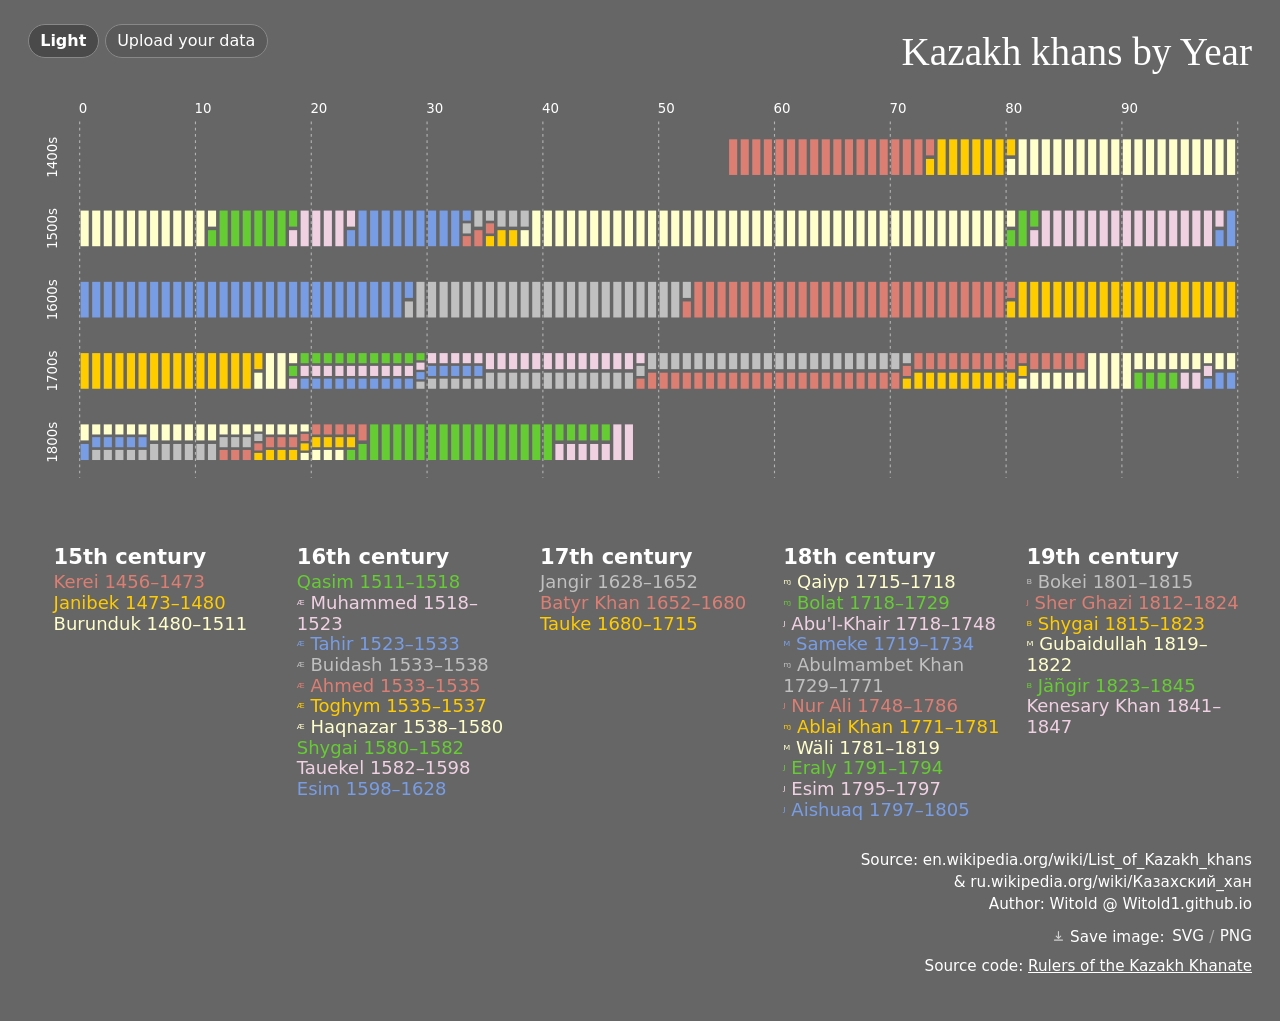
<file: index.html>
<!DOCTYPE html>
<html lang="en">
  <head>
    <meta charset="utf-8" />
    <meta http-equiv="refresh" content="0; url=web/" />
    <title>Rulers of the Kazakh Khanate</title>
    <link rel="canonical" href="web/" />
    <script>
      location.replace("web/");
    </script>
  </head>
  <body>
    <p><a href="web/">Open the chart</a></p>
  </body>
</html>
</file>
<file: web/css/tokens.css>
:root,
:root[data-theme="light"] {
  --face: #ffffff;
  --tick: #000000;
  --grid: #000000;
  --title: #000000;
  --legend-header: #000000;
  --caption: #9a9a9a;
  --muted: #666666;
  --chip: #f2f2f2;
  --chip-on: #e8e8e8;
  --stroke: #d0d0d0;
  --error: #b33;
}

:root[data-theme="dark"] {
  --face: #666666;
  --tick: #ffffff;
  --grid: #ffffff;
  --title: #ffffff;
  --legend-header: #ffffff;
  --caption: #ffffff;
  --muted: #e6e6e6;
  --chip: #5a5a5a;
  --chip-on: #4a4a4a;
  --stroke: #888888;
  --error: #ffc9c9;
}
</file>
<file: web/css/layout.css>
*,
*::before,
*::after {
  box-sizing: border-box;
}

html,
body {
  margin: 0;
  min-height: 100%;
  background: var(--face);
  color: var(--tick);
}

body {
  font-family: "Segoe UI", system-ui, sans-serif;
  font-size: 1.125rem;
  line-height: 1.45;
  padding: 1.5rem 1.75rem 2.75rem;
}

.page {
  width: 100%;
  max-width: none;
}

.top {
  display: flex;
  align-items: flex-start;
  justify-content: space-between;
  gap: 1rem;
  flex-wrap: wrap;
  margin-bottom: 0.75rem;
}

.controls {
  display: flex;
  flex-wrap: wrap;
  gap: 0.4rem;
  align-items: center;
  position: relative;
  max-width: 100%;
}

#preset-controls {
  display: flex;
  flex-wrap: wrap;
  gap: 0.4rem;
}

.custom-source-or {
  display: flex;
  align-items: center;
  gap: 0.65rem;
  color: var(--muted);
  text-transform: lowercase;
}

.custom-source-or::before,
.custom-source-or::after {
  content: "";
  flex: 1 1 auto;
  height: 1px;
  background: var(--stroke);
}

#custom-panel #preset-controls .chip {
  font-size: 0.92rem;
}

#custom-panel {
  position: absolute;
  top: calc(100% + 0.45rem);
  left: 0;
  z-index: 15;
  width: min(52rem, calc(100vw - 3.5rem));
  border: 1px solid var(--stroke);
  background: var(--face);
  padding: 0.4rem 0.4rem 0.7rem;
  box-shadow: 0 10px 28px rgba(0, 0, 0, 0.25);
}

@media (max-width: 900px) {
  body:not(.is-exporting) .controls:has(#custom-panel:not([hidden])) {
    flex: 1 1 100%;
    align-items: stretch;
  }

  body:not(.is-exporting) #custom-panel {
    position: static;
    top: auto;
    left: auto;
    z-index: auto;
    flex: 1 1 100%;
    width: 100%;
    max-height: none;
    overflow: visible;
    margin-top: 0.15rem;
    box-shadow: none;
  }

  body:not(.is-exporting) .custom-grid {
    grid-template-columns: 1fr;
  }

  body:not(.is-exporting) .custom-file-field,
  body:not(.is-exporting) .custom-format-field {
    flex: 1 1 100%;
    min-width: 0;
  }

  body:not(.is-exporting) .custom-palette-field {
    max-width: none;
  }

  body:not(.is-exporting) .custom-section-collapsible .custom-section-head {
    position: relative;
    padding-right: 1.6rem;
  }

  body:not(.is-exporting) .custom-section-collapsible:not(:has(.section-toggle[aria-expanded="true"])) .custom-section-head {
    margin-bottom: 0;
  }

  body:not(.is-exporting) .custom-section-collapsible:not(:has(.section-toggle[aria-expanded="true"])) .custom-section-body {
    display: none;
  }

  body:not(.is-exporting) .section-toggle {
    display: inline-flex;
    position: absolute;
    inset: -0.25rem;
    color: var(--muted);
    justify-content: flex-end;
    padding: 0 0.1rem;
  }

  body:not(.is-exporting) .section-toggle:hover,
  body:not(.is-exporting) .section-toggle:focus-visible {
    color: var(--tick);
  }

  body:not(.is-exporting) .section-toggle:focus-visible {
    outline: none;
    box-shadow: inset 0 0 0 1px var(--stroke);
  }

  body:not(.is-exporting) .section-toggle .section-chevron {
    transform: rotate(180deg);
  }

  body:not(.is-exporting) .section-toggle[aria-expanded="true"] .section-chevron {
    transform: none;
  }
}

.custom-sections {
  display: grid;
  gap: 0.7rem;
}

.custom-section {
  padding: 0.55rem 0.6rem 0.55rem;
}

.custom-section-head {
  display: flex;
  align-items: center;
  justify-content: space-between;
  gap: 0.5rem;
  margin-bottom: 0.45rem;
}

.custom-section h3 {
  margin: 0 0 0.45rem;
  font-size: 0.95rem;
}

.custom-section-head h3 {
  margin: 0;
}

.section-toggle {
  display: none;
  margin: 0;
  padding: 0;
  border: 0;
  background: transparent;
  color: var(--muted);
  cursor: pointer;
  touch-action: manipulation;
  align-items: center;
  justify-content: center;
}

.section-chevron {
  display: block;
  transition: transform 0.22s ease;
}

.custom-file-row {
  display: flex;
  flex-wrap: wrap;
  gap: 0.8rem 1.2rem;
  align-items: end;
  margin-bottom: 0;
}

.custom-file-field {
  display: grid;
  gap: 0.2rem;
  font-size: 0.9rem;
  flex: 1 1 16rem;
}

.custom-format-field {
  display: grid;
  gap: 0.2rem;
  font-size: 0.9rem;
  flex: 0 0 auto;
  min-width: 7rem;
}

.custom-format-field select {
  width: 100%;
  border: 1px solid var(--stroke);
  background: var(--face);
  color: var(--tick);
  padding: 0.3rem 0.45rem;
}

.custom-palette-field {
  display: grid;
  gap: 0.2rem;
  font-size: 0.9rem;
  max-width: 14rem;
  margin-bottom: 0.45rem;
}

.custom-palette-field select {
  width: 100%;
  border: 1px solid var(--stroke);
  background: var(--face);
  color: var(--tick);
  padding: 0.3rem 0.45rem;
}

.palette-preview {
  display: flex;
  gap: 0.35rem;
  flex-wrap: wrap;
}

.palette-swatch {
  width: 1.35rem;
  height: 1.35rem;
  border: 1px solid var(--stroke);
  border-radius: 2px;
}

.custom-grid {
  display: grid;
  grid-template-columns: repeat(auto-fit, minmax(14rem, 1fr));
  gap: 0.55rem 0.8rem;
  align-items: end;
}

.custom-grid label {
  display: grid;
  gap: 0.2rem;
  font-size: 0.9rem;
}

.required {
  color: #b33;
}

.field-label {
  display: inline-flex;
  align-items: center;
  position: relative;
  gap: 0.15rem;
}

.custom-grid .stat-tip {
  display: inline-flex;
  align-items: center;
  justify-content: center;
  margin: 0;
  padding: 0;
  border: 0;
  background: transparent;
  color: var(--muted);
  line-height: 0;
  cursor: pointer;
}

.custom-grid .stat-tip-bubble {
  position: absolute;
  left: 0;
  top: calc(100% + 0.35rem);
  z-index: 6;
  box-sizing: border-box;
  width: max-content;
  max-width: min(18rem, 100vw - 2rem);
  padding: 0.45rem 0.55rem;
  border: 1px solid var(--stroke);
  background: var(--face);
  box-shadow: 0 4px 14px rgba(0, 0, 0, 0.15);
  color: var(--tick);
  font-size: 0.85rem;
  font-weight: 400;
  line-height: 1.35;
}

.upload-row {
  display: flex;
  gap: 0.5rem;
  align-items: center;
}

#custom-file-name {
  font-size: 0.85rem;
  color: var(--muted);
}

.custom-grid input,
.custom-grid select {
  width: 100%;
  border: 1px solid var(--stroke);
  background: var(--face);
  color: var(--tick);
  padding: 0.3rem 0.45rem;
}

h1 {
  margin: 0;
  font-size: 2.45rem;
  font-weight: 400;
  color: var(--title);
  text-align: right;
  font-family: Georgia, "Iowan Old Style", serif;
}

.chip {
  appearance: none;
  border: 1px solid var(--stroke);
  background: var(--chip);
  color: var(--tick);
  font: inherit;
  font-size: 1rem;
  padding: 0.28rem 0.7rem;
  border-radius: 999px;
  cursor: pointer;
}

.chip[aria-pressed="true"] {
  background: var(--chip-on);
  font-weight: 600;
}

.chart-scroll {
  overflow-x: auto;
  overflow-y: hidden;
  -webkit-overflow-scrolling: touch;
}

#chart {
  display: block;
  width: 100%;
  min-width: 980px;
  height: auto;
  cursor: crosshair;
}

@media (max-width: 1024px) {
  body:not(.is-exporting) #chart {
    min-width: 900px;
  }
}

@media (max-width: 720px) {
  body:not(.is-exporting) #chart {
    min-width: 820px;
  }
}

@media (max-width: 900px) {
  body:not(.is-exporting) {
    font-size: 1rem;
    line-height: 1.4;
    padding: 1rem 1rem 1.5rem;
  }

  body:not(.is-exporting) h1 {
    font-size: 1.9rem;
  }

  body:not(.is-exporting) .chip {
    font-size: 0.92rem;
    padding: 0.25rem 0.62rem;
  }

  body:not(.is-exporting) #readout {
    font-size: 0.95rem;
    margin: 0.4rem 0 0.9rem;
  }

  body:not(.is-exporting) .caption {
    margin-top: 1.2rem;
    font-size: 0.86rem;
  }

}

@media (max-width: 560px) {
  body:not(.is-exporting) h1 {
    font-size: 1.55rem;
  }

  body:not(.is-exporting) .controls {
    gap: 0.3rem;
  }

  body:not(.is-exporting) .chip {
    padding: 0.22rem 0.56rem;
  }

  body:not(.is-exporting) #tooltip {
    max-width: min(90vw, 18rem);
    font-size: 0.86rem;
  }

  body:not(.is-exporting) .tip-native {
    font-size: 0.8rem;
  }
}

#chart .tile {
  cursor: pointer;
}

#chart.is-filtered .ruler-tiles {
  opacity: 0.20;
}

#chart.is-filtered .ruler-tiles.is-active {
  opacity: 1;
}

#readout {
  min-height: 1.5em;
  margin: 0.5rem 0 1.15rem;
  color: var(--muted);
  text-align: center;
}

#legend {
  display: grid;
  grid-template-columns: repeat(var(--legend-cols, 1), minmax(0, 1fr));
  gap: 0.85rem 1.1rem;
  padding-left: clamp(0px, 2vw, 2rem);
}

.legend-col {
  min-width: 0;
}

.legend-col h3 {
  margin: 0 0 0rem;
  font-weight: 700;
}

.legend-col ul {
  list-style: none;
  margin: 0;
  padding: 0;
}

.legend-item {
  appearance: none;
  display: block;
  width: 100%;
  margin: 0;
  padding: 0;
  text-align: left;
  border: 0;
  background: transparent;
  font: inherit;
  line-height: 1.15;
  cursor: pointer;
}

.legend-label {
  display: inline;
}

.legend-mark {
  font-size: 0.72em;
  line-height: 1;
  vertical-align: baseline;
}

.legend-item:hover {
  font-weight: 600;
}

.legend-item.is-selected {
  font-weight: 600;
  text-decoration: underline;
}

.caption {
  margin-top: 1.75rem;
  text-align: right;
  color: var(--caption);
  font-size: 0.95rem;
}

.caption a {
  color: inherit;
}

.caption .sources {
  font-size: inherit;
}

#tooltip {
  position: fixed;
  z-index: 10;
  max-width: 22rem;
  padding: 0.55rem 0.75rem;
  background: var(--face);
  color: var(--tick);
  border: 1px solid var(--stroke);
  font-size: 0.95rem;
  pointer-events: none;
}

#tooltip strong {
  display: block;
  margin-bottom: 0.25rem;
}

.tip-row {
  display: grid;
  grid-template-columns: 0.65rem 1fr;
  column-gap: 0.4rem;
  align-items: baseline;
  margin-top: 0.15rem;
}

.tip-swatch {
  width: 0.55rem;
  height: 0.55rem;
  display: inline-block;
  translate: 0 0.1rem;
}

.tip-native {
  grid-column: 2;
  color: var(--muted);
  font-size: 0.88rem;
}

.tip-muted {
  color: var(--muted);
}

#error {
  color: var(--error);
  font-size: 0.95rem;
}

#custom-error {
  color: var(--error);
  font-size: 0.9rem;
  margin: 0;
}

@media (max-width: 900px) {
  body:not(.is-exporting) #legend {
    grid-template-columns: repeat(auto-fit, minmax(11rem, 1fr));
    gap: 0.7rem 1rem;
    padding-left: 0;
  }

  body:not(.is-exporting) .legend-col h3 {
    font-size: 0.96rem;
  }

  body:not(.is-exporting) .legend-item {
    font-size: 0.96rem;
    padding: 0.12rem 0;
  }
}

@media (max-width: 560px) {
  body:not(.is-exporting) #legend {
    display: block;
    max-height: 42vh;
    overflow-y: auto;
    padding-right: 0.35rem;
    border-top: 1px solid var(--stroke);
    border-bottom: 1px solid var(--stroke);
    margin-top: 0.3rem;
  }

  body:not(.is-exporting) .legend-col {
    padding: 0.35rem 0;
  }

  body:not(.is-exporting) .legend-col + .legend-col {
    border-top: 1px dashed var(--stroke);
  }

  body:not(.is-exporting) .legend-col h3 {
    position: sticky;
    top: 0;
    background: var(--face);
    margin: 0;
    padding: 0.14rem 0;
    z-index: 1;
  }
}
</file>
<file: web/css/export.css>
.export-tools {
  display: inline-flex;
  align-items: center;
  flex-wrap: wrap;
  gap: 0.35em;
  margin: 0;
  padding: 0;
  font: inherit;
  font-size: inherit;
  font-weight: inherit;
  line-height: inherit;
  letter-spacing: inherit;
  color: inherit;
}

.export-tools .export-icon {
  display: inline-flex;
  flex-shrink: 0;
  color: inherit;
  opacity: 0.7;
}

.export-tools .export-icon svg {
  display: block;
  width: 0.85em;
  height: 0.85em;
}

.export-tools button {
  margin: 0;
  padding: 0;
  border: 0;
  border-bottom: 1px solid transparent;
  border-radius: 0;
  background: none;
  font: inherit;
  font-weight: inherit;
  letter-spacing: inherit;
  color: inherit;
  cursor: pointer;
}

.export-tools:hover .export-icon,
.export-tools button:hover,
.export-tools button:focus-visible {
  opacity: 1;
  outline: none;
}

.export-tools button:hover,
.export-tools button:focus-visible {
  border-bottom-color: currentColor;
}

.export-tools button:disabled {
  opacity: 0.45;
  cursor: wait;
  border-bottom-color: transparent;
}

.export-tools .export-prefix {
  font: inherit;
  font-weight: inherit;
  letter-spacing: inherit;
  color: inherit;
  margin-right: 0.15em;
}

.export-sep {
  color: inherit;
  opacity: 0.45;
  user-select: none;
  font-weight: inherit;
}

.footer-export {
  margin: 0.65rem 0 0;
}

.footer-source {
  margin: 0.35rem 0 0;
}

.footer-source a {
  color: inherit;
}

/* Hide chrome while capturing (clone is .page, not document.body) */
body.is-exporting .controls,
body.is-exporting .export-tools,
body.is-exporting .footer-export,
body.is-exporting .footer-source,
body.is-exporting #readout,
body.is-exporting #error,
body.is-exporting #tooltip,
body.is-exporting #custom-panel,
.page.is-export-capture .controls,
.page.is-export-capture .export-tools,
.page.is-export-capture .footer-export,
.page.is-export-capture .footer-source,
.page.is-export-capture #readout,
.page.is-export-capture #error,
.page.is-export-capture #tooltip,
.page.is-export-capture #custom-panel {
  display: none !important;
}

/* Absolute px type — rem still shrinks on iPhone during foreignObject capture */
html:has(body.is-exporting),
body.is-exporting,
.page.is-export-capture {
  font-size: 18px !important;
  -webkit-text-size-adjust: 100% !important;
  text-size-adjust: 100% !important;
  background: var(--face) !important;
}

body.is-exporting {
  padding: 0 !important;
  margin: 0 !important;
}

body.is-exporting .page,
.page.is-export-capture {
  width: 1180px;
  max-width: 1180px;
  padding: 24px 24px 40px;
  background: var(--face);
}

body.is-exporting .page {
  overflow: visible;
  margin-left: 0;
  margin-right: 0;
}

body.is-exporting .top,
.page.is-export-capture .top {
  justify-content: flex-end;
  margin-bottom: 12px;
}

body.is-exporting h1,
.page.is-export-capture h1 {
  font-size: 39.2px !important;
}

body.is-exporting .caption,
.page.is-export-capture .caption {
  font-size: 15.2px !important;
  margin-top: 28px;
}

body.is-exporting #legend,
.page.is-export-capture #legend {
  display: grid !important;
  grid-template-columns: repeat(var(--legend-cols, 1), minmax(0, 1fr)) !important;
  gap: 0.35rem 0.75rem;
  max-height: none !important;
  overflow: visible !important;
  border: 0 !important;
  padding-left: 18px;
}

body.is-exporting .legend-col,
.page.is-export-capture .legend-col {
  min-width: 0 !important;
  align-self: start !important;
}

body.is-exporting .legend-col ul,
.page.is-export-capture .legend-col ul {
  margin: 0 !important;
  padding: 0 !important;
}

body.is-exporting .legend-col li,
.page.is-export-capture .legend-col li {
  margin: 0 !important;
  padding: 0 !important;
  line-height: 1.15 !important;
}

body.is-exporting .legend-col h3,
.page.is-export-capture .legend-col h3 {
  margin: 0 0 0.2rem !important;
  font-size: 15px !important;
  font-weight: 700 !important;
  line-height: 1.15 !important;
  position: static !important;
}

body.is-exporting .legend-item,
.page.is-export-capture .legend-item {
  appearance: none !important;
  display: block !important;
  width: 100% !important;
  margin: 0 !important;
  padding: 0 !important;
  border: 0 !important;
  min-height: 0 !important;
  height: auto !important;
  background: transparent !important;
  font-size: 14px !important;
  font-weight: 400 !important;
  line-height: 1.15 !important;
  letter-spacing: 0 !important;
  text-decoration: none !important;
  overflow-wrap: break-word !important;
  word-break: normal !important;
  opacity: 1 !important;
  print-color-adjust: exact;
  -webkit-print-color-adjust: exact;
}

body.is-exporting .legend-label,
.page.is-export-capture .legend-label {
  display: inline !important;
  line-height: 1.15 !important;
}

body.is-exporting .legend-mark,
.page.is-export-capture .legend-mark {
  display: inline !important;
  font-size: 0.72em !important;
  line-height: 1 !important;
  vertical-align: baseline !important;
}

body.is-exporting .chart-scroll,
.page.is-export-capture .chart-scroll {
  overflow: visible !important;
}

body.is-exporting #chart,
.page.is-export-capture #chart {
  min-width: 0 !important;
  width: 100% !important;
}

body.is-exporting #chart.is-filtered .ruler-tiles,
.page.is-export-capture #chart.is-filtered .ruler-tiles {
  opacity: 1 !important;
}

.page.is-export-capture {
  margin: 0 !important;
  width: 1180px;
  max-width: 1180px;
  overflow: visible;
  transform: none !important;
  position: relative;
  left: 0;
  top: 0;
}
</file>
